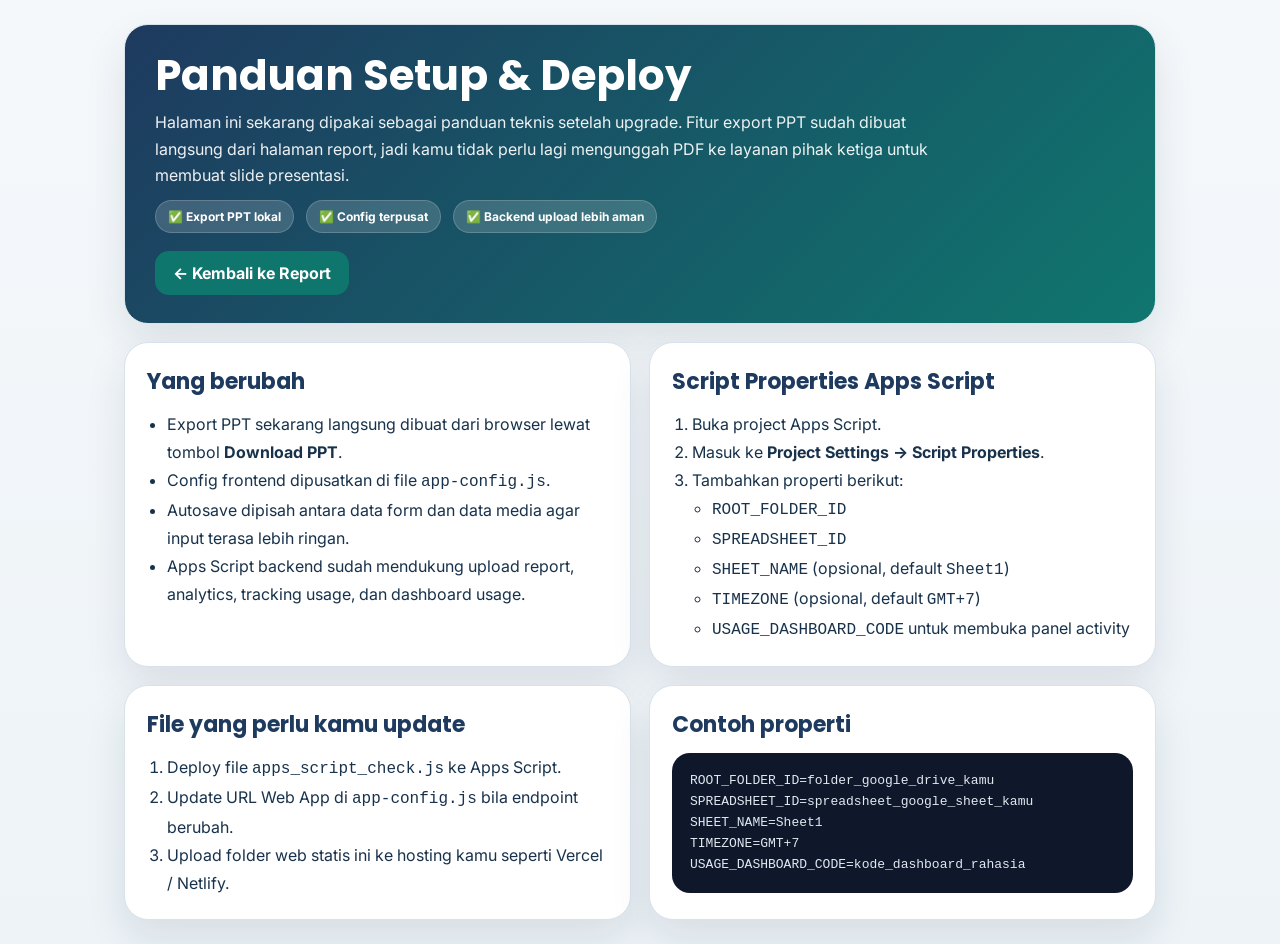
<file: tutorial.html>
<!DOCTYPE html>
<html lang="id">
<head>
  <meta charset="UTF-8">
  <meta name="viewport" content="width=device-width, initial-scale=1.0">
  <title>Regional Bestie Setup Guide</title>
  <link rel="preconnect" href="https://fonts.googleapis.com">
  <link rel="preconnect" href="https://fonts.gstatic.com" crossorigin>
  <link href="https://fonts.googleapis.com/css2?family=Inter:wght@300;400;500;600;700;800&family=Poppins:wght@600;700;800&display=swap" rel="stylesheet">
  <style>
    :root {
      --bg: #eff4f8;
      --card: #ffffff;
      --navy: #1e3a5f;
      --teal: #0f766e;
      --line: #d7e2ec;
      --text: #18324b;
      --muted: #66788a;
      --shadow: 0 18px 40px rgba(20, 37, 63, 0.10);
    }
    * { box-sizing: border-box; }
    body {
      margin: 0;
      font-family: 'Inter', sans-serif;
      color: var(--text);
      background: linear-gradient(180deg, #f5f8fb 0%, #edf3f7 100%);
    }
    .shell {
      max-width: 1080px;
      margin: 0 auto;
      padding: 24px;
    }
    .hero, .card {
      background: var(--card);
      border-radius: 24px;
      box-shadow: var(--shadow);
      border: 1px solid var(--line);
    }
    .hero {
      background: linear-gradient(135deg, #1e3a5f 0%, #0f766e 100%);
      color: #fff;
      padding: 28px 30px;
      margin-bottom: 18px;
    }
    .hero h1 {
      font-family: 'Poppins', sans-serif;
      margin: 0 0 10px;
      font-size: clamp(28px, 4vw, 42px);
      line-height: 1.1;
    }
    .hero p {
      margin: 0;
      max-width: 780px;
      line-height: 1.65;
      color: rgba(255,255,255,.92);
    }
    .grid {
      display: grid;
      grid-template-columns: repeat(2, minmax(0, 1fr));
      gap: 18px;
    }
    .card {
      padding: 22px;
    }
    h2 {
      margin: 0 0 12px;
      color: var(--navy);
      font-size: 22px;
      font-family: 'Poppins', sans-serif;
    }
    ol, ul {
      margin: 0;
      padding-left: 20px;
      line-height: 1.75;
      color: var(--text);
    }
    code, pre {
      font-family: ui-monospace, SFMono-Regular, Menlo, Monaco, Consolas, "Liberation Mono", monospace;
    }
    pre {
      background: #0f172a;
      color: #e2e8f0;
      border-radius: 18px;
      padding: 18px;
      overflow: auto;
      margin: 12px 0 0;
      font-size: 13px;
      line-height: 1.6;
    }
    .pill {
      display: inline-flex;
      align-items: center;
      gap: 8px;
      border-radius: 999px;
      padding: 8px 12px;
      background: rgba(255,255,255,.16);
      border: 1px solid rgba(255,255,255,.18);
      color: #fff;
      font-size: 12px;
      font-weight: 700;
      margin-right: 8px;
      margin-top: 12px;
    }
    a.btn {
      display: inline-flex;
      align-items: center;
      justify-content: center;
      margin-top: 18px;
      padding: 12px 18px;
      border-radius: 14px;
      background: var(--teal);
      color: #fff;
      text-decoration: none;
      font-weight: 700;
    }
    @media (max-width: 900px) {
      .grid { grid-template-columns: 1fr; }
    }
  </style>
</head>
<body>
  <main class="shell">
    <section class="hero">
      <h1>Panduan Setup & Deploy</h1>
      <p>Halaman ini sekarang dipakai sebagai panduan teknis setelah upgrade. Fitur export PPT sudah dibuat langsung dari halaman report, jadi kamu tidak perlu lagi mengunggah PDF ke layanan pihak ketiga untuk membuat slide presentasi.</p>
      <div>
        <span class="pill">✅ Export PPT lokal</span>
        <span class="pill">✅ Config terpusat</span>
        <span class="pill">✅ Backend upload lebih aman</span>
      </div>
      <a class="btn" href="index.html">← Kembali ke Report</a>
    </section>

    <section class="grid">
      <article class="card">
        <h2>Yang berubah</h2>
        <ul>
          <li>Export PPT sekarang langsung dibuat dari browser lewat tombol <strong>Download PPT</strong>.</li>
          <li>Config frontend dipusatkan di file <code>app-config.js</code>.</li>
          <li>Autosave dipisah antara data form dan data media agar input terasa lebih ringan.</li>
          <li>Apps Script backend sudah mendukung upload report, analytics, tracking usage, dan dashboard usage.</li>
        </ul>
      </article>

      <article class="card">
        <h2>Script Properties Apps Script</h2>
        <ol>
          <li>Buka project Apps Script.</li>
          <li>Masuk ke <strong>Project Settings → Script Properties</strong>.</li>
          <li>Tambahkan properti berikut:
            <ul>
              <li><code>ROOT_FOLDER_ID</code></li>
              <li><code>SPREADSHEET_ID</code></li>
              <li><code>SHEET_NAME</code> (opsional, default <code>Sheet1</code>)</li>
              <li><code>TIMEZONE</code> (opsional, default <code>GMT+7</code>)</li>
              <li><code>USAGE_DASHBOARD_CODE</code> untuk membuka panel activity</li>
            </ul>
          </li>
        </ol>
      </article>

      <article class="card">
        <h2>File yang perlu kamu update</h2>
        <ol>
          <li>Deploy file <code>apps_script_check.js</code> ke Apps Script.</li>
          <li>Update URL Web App di <code>app-config.js</code> bila endpoint berubah.</li>
          <li>Upload folder web statis ini ke hosting kamu seperti Vercel / Netlify.</li>
        </ol>
      </article>

      <article class="card">
        <h2>Contoh properti</h2>
        <pre>ROOT_FOLDER_ID=folder_google_drive_kamu
SPREADSHEET_ID=spreadsheet_google_sheet_kamu
SHEET_NAME=Sheet1
TIMEZONE=GMT+7
USAGE_DASHBOARD_CODE=kode_dashboard_rahasia</pre>
      </article>
    </section>
  </main>
</body>
</html>
</file>
